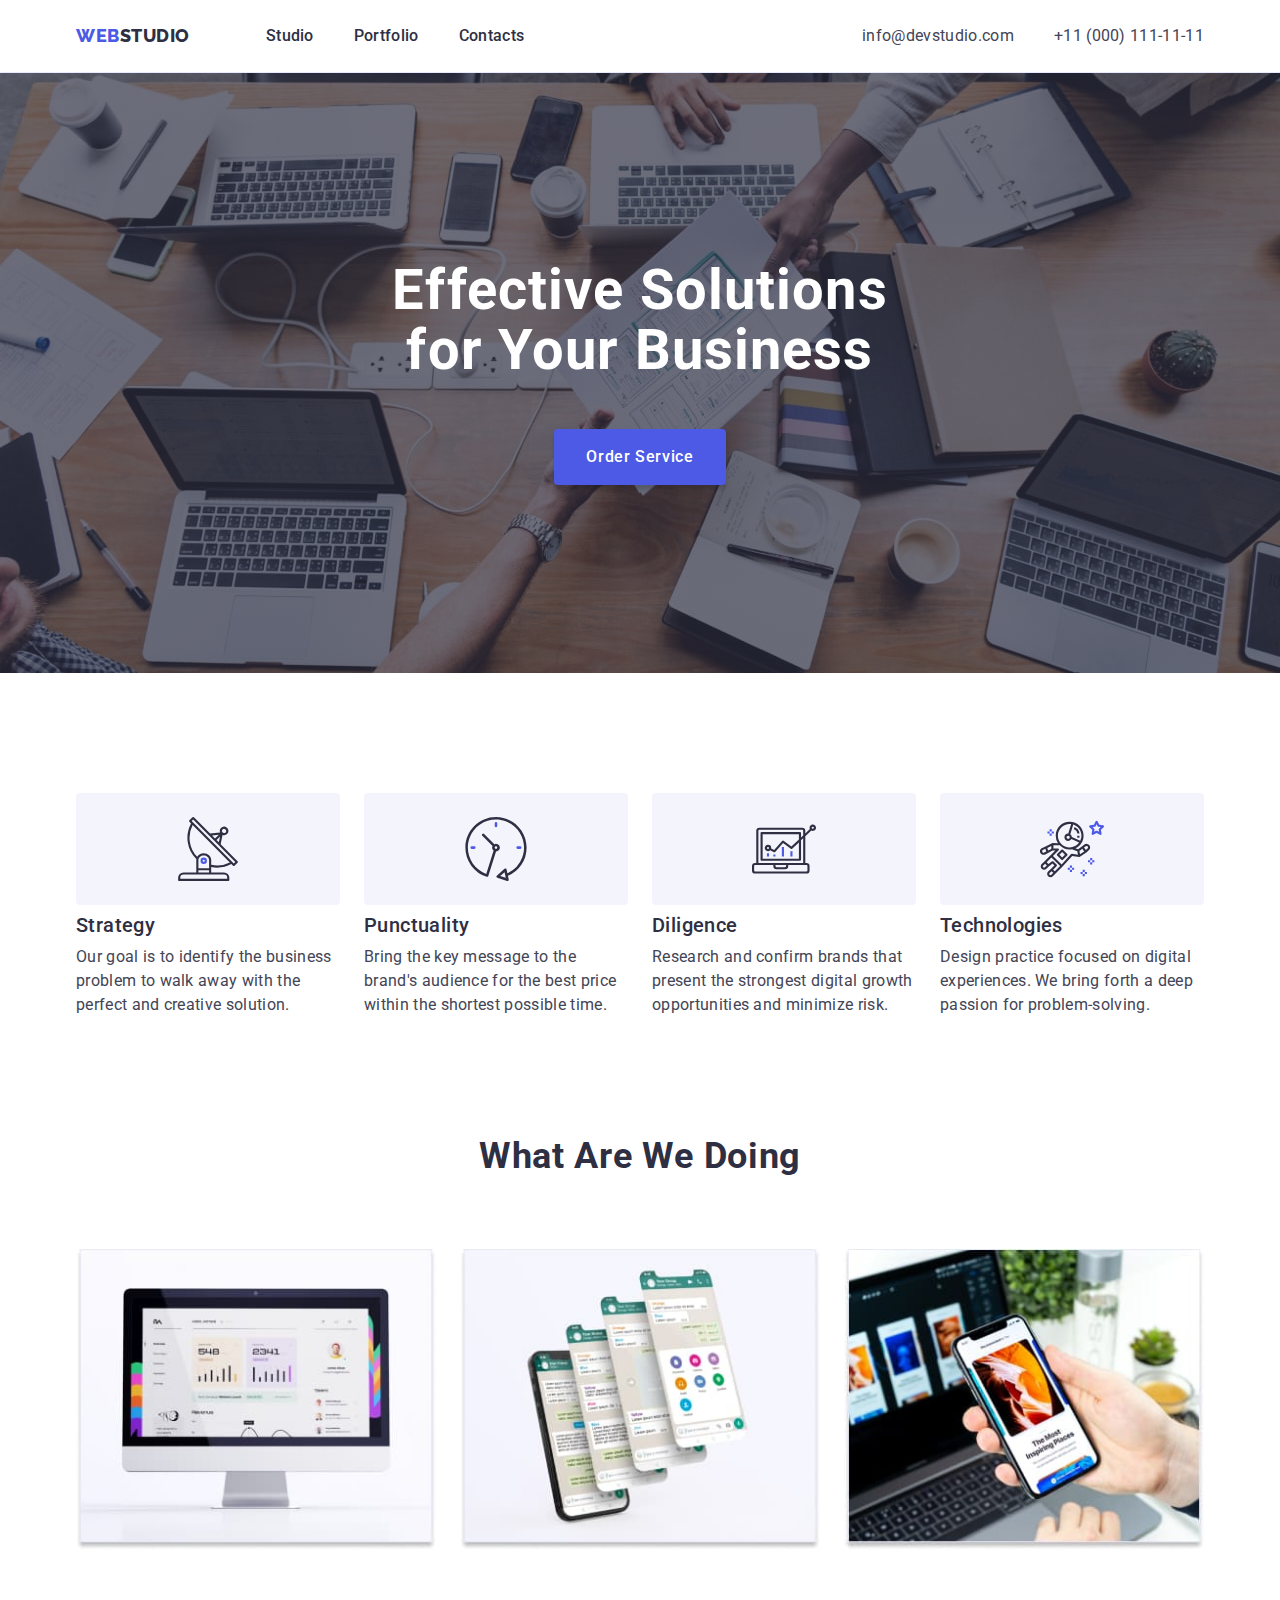
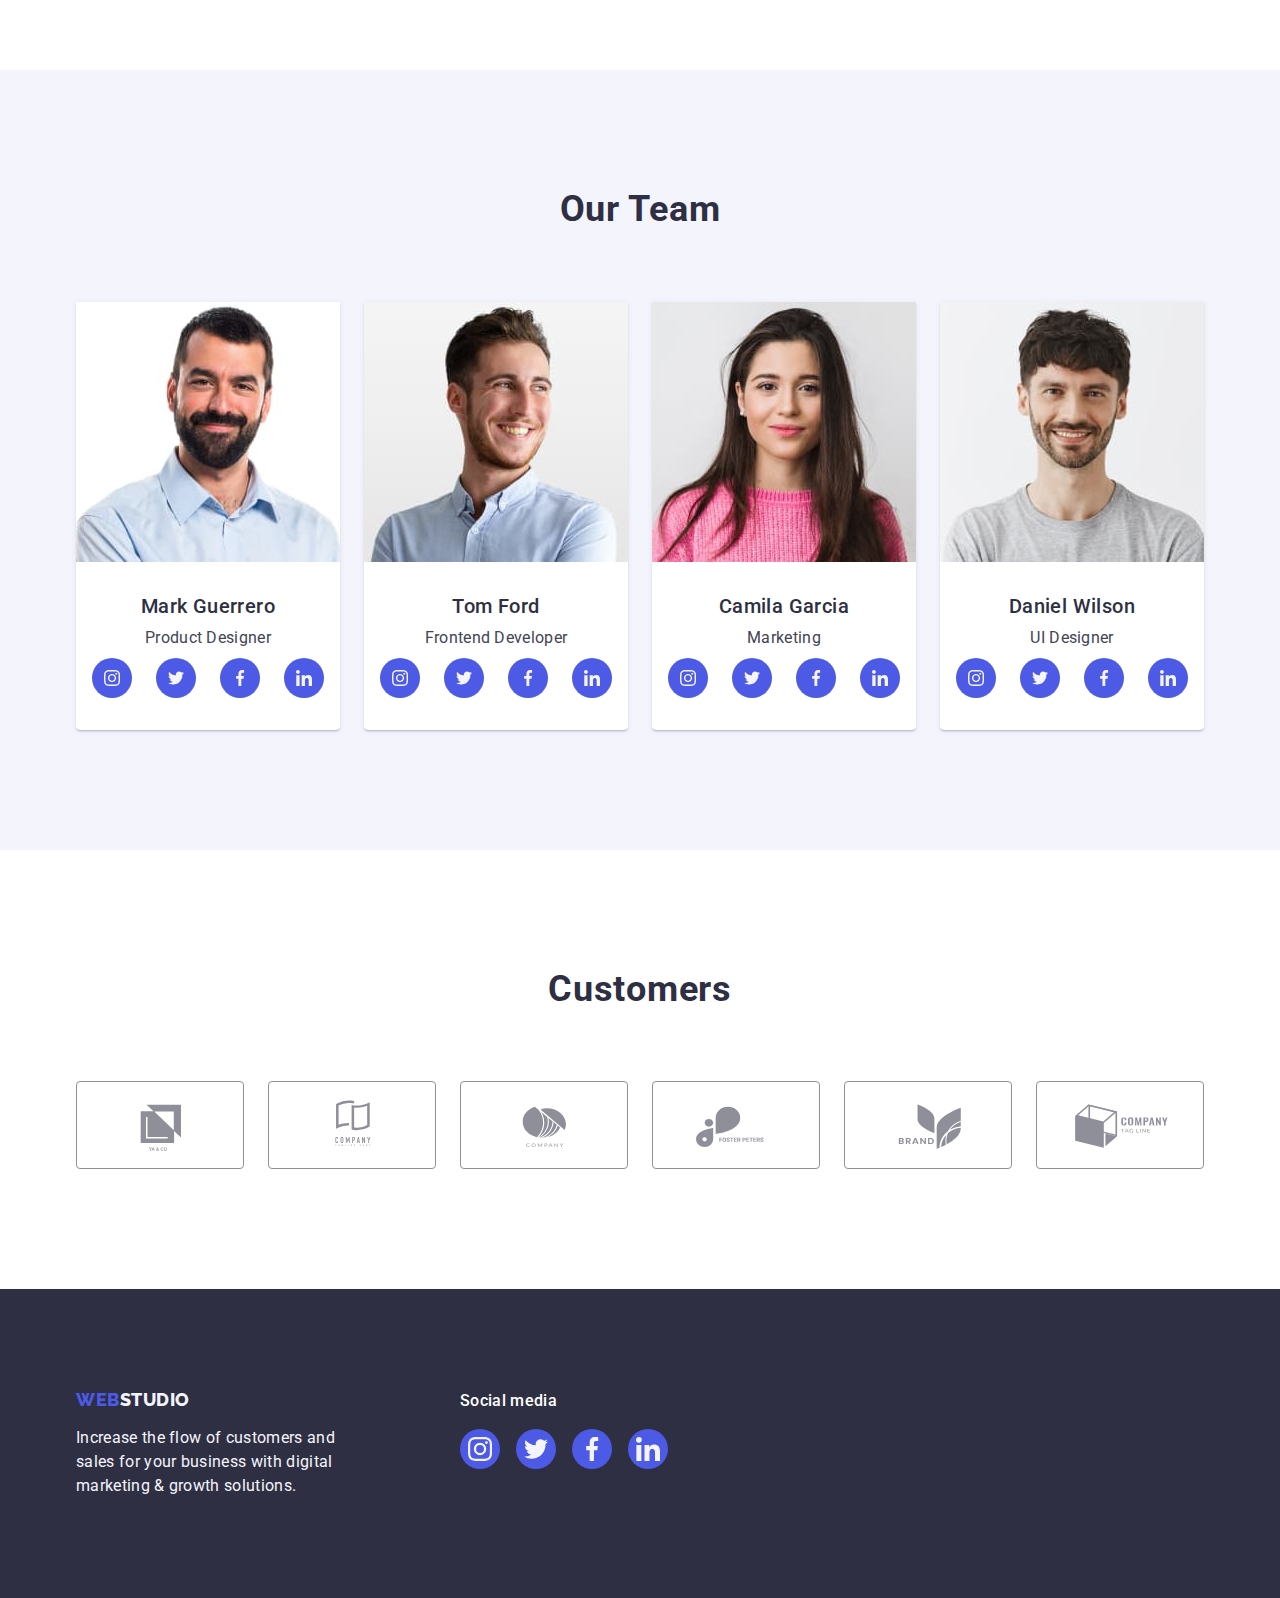
<file: index.html>
<!DOCTYPE html>
<html lang="en">
  <head>
    <meta charset="UTF-8" />
    <meta http-equiv="X-UA-Compatible" content="IE=edge" />
    <meta name="viewport" content="width=device-width, initial-scale=1.0" />
    <title>WebStudio</title>

    <link rel="preconnect" href="https://fonts.googleapis.com" />
    <link rel="preconnect" href="https://fonts.gstatic.com" crossorigin />
    <link
      href="https://fonts.googleapis.com/css2?family=Raleway:wght@800&family=Roboto:wght@400;500;700;900&display=swap"
      rel="stylesheet"
    />
    <!-- Normalize styles -->
    <link
      href="https://cdn.jsdelivr.net/npm/modern-normalize@1.1.0/modern-normalize.min.css"
      rel="stylesheet"
    />

    <link rel="stylesheet" href="./css/styles.css" />
  </head>

  <body>
    <!-- Header page -->
    <header class="header">
      <div class="container header-page">
        <nav class="nav-page">
          <a href="./index.html" class="logo link"
            >Web<span class="logo-dark">Studio</span></a
          >
          <ul class="menu list">
            <li class="item">
              <a href="./index.html" class="menu-header link">Studio</a>
            </li>
            <li class="item">
              <a href="./portfolio.html" class="menu-header link">Portfolio</a>
            </li>
            <li class="item">
              <a href="" class="menu-header link">Contacts</a>
            </li>
          </ul>
        </nav>

        <address class="address">
          <ul class="address list">
            <li class="item">
              <a href="mailto:info@devstudio.com" class="address link"
                >info@devstudio.com</a
              >
            </li>
            <li class="item">
              <a href="tel:+110001111111" class="address link"
                >+11 (000) 111-11-11</a
              >
            </li>
          </ul>
        </address>
      </div>
    </header>

    <main>
      <!-- Section Hero image-->
      <section class="hero">
        <div class="container">
          <h1 class="hero-title">Effective Solutions for Your Business</h1>
          <button type="button" class="hero-btn">Order Service</button>
        </div>
      </section>

      <!-- Section 2  -->
      <section class="section">
        <div class="container">
          <h2 class="section-title visually-hidden">Company features</h2>
          <ul class="feature-list list">
            <li class="functions">
              <div class="functions-ikon">
                <svg class="icon-svg" width="64" height="64">
                  <use href="./images/icon.svg#icon-antenna"></use>
                </svg>
              </div>
              <h3 class="section-heading">Strategy</h3>
              <p class="section-text">
                Our goal is to identify the business problem to walk away with
                the perfect and creative solution.
              </p>
            </li>

            <li class="functions">
              <div class="functions-ikon">
                <svg class="icon-svg" width="64" height="64">
                  <use href="./images/icon.svg#icon-clock"></use>
                </svg>
              </div>
              <h3 class="section-heading">Punctuality</h3>
              <p class="section-text">
                Bring the key message to the brand's audience for the best price
                within the shortest possible time.
              </p>
            </li>

            <li class="functions">
              <div class="functions-ikon">
                <svg class="icon-svg" width="64" height="64">
                  <use href="./images/icon.svg#icon-diagram"></use>
                </svg>
              </div>
              <h3 class="section-heading">Diligence</h3>
              <p class="section-text">
                Research and confirm brands that present the strongest digital
                growth opportunities and minimize risk.
              </p>
            </li>

            <li class="functions">
              <div class="functions-ikon">
                <svg class="icon-svg" width="64" height="64">
                  <use href="./images/icon.svg#icon-astronaut"></use>
                </svg>
              </div>
              <h3 class="section-heading">Technologies</h3>
              <p class="section-text">
                Design practice focused on digital experiences. We bring forth a
                deep passion for problem-solving.
              </p>
            </li>
          </ul>
        </div>
      </section>

      <!-- Section 3 -->
      <section class="section-three">
        <div class="container">
          <h2 class="section-subject">What are we doing</h2>
          <ul class="section-image list">
            <li class="sect-img">
              <img
                class="image link"
                src="./images/hw-01/computer.jpg"
                alt="computer"
                width="360"
                height="300"
              />
            </li>
            <li class="sect-img">
              <img
                class="image link"
                src="./images/hw-01/telephone.jpg"
                alt="telephone"
                width="360"
                height="300"
              />
            </li>
            <li class="sect-img">
              <img
                class="image link"
                src="./images/hw-01/phone_in_hand.jpg"
                alt="phone in hand"
                width="360"
                height="300"
              />
            </li>
          </ul>
        </div>
      </section>

      <!-- Section 4 -->
      <section class="sections-page">
        <div class="container">
          <h2 class="section-title">Our Team</h2>
          <ul class="sections-list list">
            <li class="items">
              <img
                class="img link"
                src="./images/hw-01/Mark_Guerrero.jpg"
                alt="Mark Guerrero"
                width="264"
                height="260"
              />
              <div class="name-position">
                <h3 class="section-heading">Mark Guerrero</h3>
                <p class="section-text-position">Product Designer</p>
                <ul class="social-list list">
                  <li class="social-list-item">
                    <a
                      class="social-link link"
                      href="http://instagram.com"
                      target="_blank"
                      rel="noopener noreferrer"
                      aria-label="Instagram ikon"
                    >
                      <svg class="social-ikon" width="16" height="16">
                        <use href="./images/icon.svg#icon-instagram"></use>
                      </svg>
                    </a>
                  </li>
                  <li class="social-list-item">
                    <a
                      class="social-link link"
                      href="http://twitter.com"
                      target="_blank"
                      rel="noopener noreferrer"
                      aria-label="Twitter ikon"
                    >
                      <svg class="social-ikon" width="16" height="16">
                        <use href="./images/icon.svg#icon-twitter"></use>
                      </svg>
                    </a>
                  </li>
                  <li class="social-list-item">
                    <a
                      class="social-link link"
                      href="http://facebook.com"
                      target="_blank"
                      rel="noopener noreferrer"
                      aria-label="Facebook ikon"
                    >
                      <svg class="social-ikon" width="16" height="16">
                        <use href="./images/icon.svg#icon-facebook"></use>
                      </svg>
                    </a>
                  </li>
                  <li class="social-list-item">
                    <a
                      class="social-link link"
                      href="http://linkedin.com"
                      target="_blank"
                      rel="noopener noreferrer"
                      aria-label="linkedin ikon"
                    >
                      <svg class="social-ikon" width="16" height="16">
                        <use href="./images/icon.svg#icon-linkedin"></use>
                      </svg>
                    </a>
                  </li>
                </ul>
              </div>
            </li>

            <li class="items">
              <img
                class="img link"
                src="./images/hw-01/Tom_Ford.jpg"
                alt="Tom Ford"
                width="264"
                height="260"
              />
              <div class="name-position">
                <h3 class="section-heading">Tom Ford</h3>
                <p class="section-text-position">Frontend Developer</p>
                <ul class="social-list list">
                  <li class="social-list-item">
                    <a
                      class="social-link link"
                      href="http://instagram.com"
                      target="_blank"
                      rel="noopener noreferrer"
                      aria-label="Instagram ikon"
                    >
                      <svg class="social-ikon" width="16" height="16">
                        <use href="./images/icon.svg#icon-instagram"></use>
                      </svg>
                    </a>
                  </li>
                  <li class="social-list-item">
                    <a
                      class="social-link link"
                      href="http://twitter.com"
                      target="_blank"
                      rel="noopener noreferrer"
                      aria-label="Twitter ikon"
                    >
                      <svg class="social-ikon" width="16" height="16">
                        <use href="./images/icon.svg#icon-twitter"></use>
                      </svg>
                    </a>
                  </li>
                  <li class="social-list-item">
                    <a
                      class="social-link link"
                      href="http://facebook.com"
                      target="_blank"
                      rel="noopener noreferrer"
                      aria-label="Facebook ikon"
                    >
                      <svg class="social-ikon" width="16" height="16">
                        <use href="./images/icon.svg#icon-facebook"></use>
                      </svg>
                    </a>
                  </li>
                  <li class="social-list-item">
                    <a
                      class="social-link link"
                      href="http://linkedin.com"
                      target="_blank"
                      rel="noopener noreferrer"
                      aria-label="linkedin ikon"
                    >
                      <svg class="social-ikon" width="16" height="16">
                        <use href="./images/icon.svg#icon-linkedin"></use>
                      </svg>
                    </a>
                  </li>
                </ul>
              </div>
            </li>

            <li class="items">
              <img
                class="img link"
                src="./images/hw-01/Camila_Garcia.jpg"
                alt="Camila Garcia"
                width="264"
                height="260"
              />
              <div class="name-position">
                <h3 class="section-heading">Camila Garcia</h3>
                <p class="section-text-position">Marketing</p>
                <ul class="social-list list">
                  <li class="social-list-item">
                    <a
                      class="social-link link"
                      href="http://instagram.com"
                      target="_blank"
                      rel="noopener noreferrer"
                      aria-label="Instagram ikon"
                    >
                      <svg class="social-ikon" width="16" height="16">
                        <use href="./images/icon.svg#icon-instagram"></use>
                      </svg>
                    </a>
                  </li>
                  <li class="social-list-item">
                    <a
                      class="social-link link"
                      href="http://twitter.com"
                      target="_blank"
                      rel="noopener noreferrer"
                      aria-label="Twitter ikon"
                    >
                      <svg class="social-ikon" width="16" height="16">
                        <use href="./images/icon.svg#icon-twitter"></use>
                      </svg>
                    </a>
                  </li>
                  <li class="social-list-item">
                    <a
                      class="social-link link"
                      href="http://facebook.com"
                      target="_blank"
                      rel="noopener noreferrer"
                      aria-label="Facebook ikon"
                    >
                      <svg class="social-ikon" width="16" height="16">
                        <use href="./images/icon.svg#icon-facebook"></use>
                      </svg>
                    </a>
                  </li>
                  <li class="social-list-item">
                    <a
                      class="social-link link"
                      href="http://linkedin.com"
                      target="_blank"
                      rel="noopener noreferrer"
                      aria-label="linkedin ikon"
                    >
                      <svg class="social-ikon" width="16" height="16">
                        <use href="./images/icon.svg#icon-linkedin"></use>
                      </svg>
                    </a>
                  </li>
                </ul>
              </div>
            </li>

            <li class="items">
              <img
                class="img link"
                src="./images/hw-01/Daniel_Wilson.jpg"
                alt="Daniel Wilson"
                width="264"
                height="260"
              />
              <div class="name-position">
                <h3 class="section-heading">Daniel Wilson</h3>
                <p class="section-text-position">UI Designer</p>
                <ul class="social-list list">
                  <li class="social-list-item">
                    <a
                      class="social-link link"
                      href="http://instagram.com"
                      target="_blank"
                      rel="noopener noreferrer"
                      aria-label="Instagram ikon"
                    >
                      <svg class="social-ikon" width="16" height="16">
                        <use href="./images/icon.svg#icon-instagram"></use>
                      </svg>
                    </a>
                  </li>
                  <li class="social-list-item">
                    <a
                      class="social-link link"
                      href="http://twitter.com"
                      target="_blank"
                      rel="noopener noreferrer"
                      aria-label="Twitter ikon"
                    >
                      <svg class="social-ikon" width="16" height="16">
                        <use href="./images/icon.svg#icon-twitter"></use>
                      </svg>
                    </a>
                  </li>
                  <li class="social-list-item">
                    <a
                      class="social-link link"
                      href="http://facebook.com"
                      target="_blank"
                      rel="noopener noreferrer"
                      aria-label="Facebook ikon"
                    >
                      <svg class="social-ikon" width="16" height="16">
                        <use href="./images/icon.svg#icon-facebook"></use>
                      </svg>
                    </a>
                  </li>
                  <li class="social-list-item">
                    <a
                      class="social-link link"
                      href="http://linkedin.com"
                      target="_blank"
                      rel="noopener noreferrer"
                      aria-label="linkedin ikon"
                    >
                      <svg class="social-ikon" width="16" height="16">
                        <use href="./images/icon.svg#icon-linkedin"></use>
                      </svg>
                    </a>
                  </li>
                </ul>
              </div>
            </li>
          </ul>
        </div>
      </section>

      <!-- Section 5 -->
      <section class="section">
        <div class="container">
          <h2 class="section-title">Customers</h2>

          <ul class="customers-list list">
            <li class="client-item">
              <a href="" class="client-link link">
                <svg class="client-ikon" width="104" height="56">
                  <use href="./images/icon.svg#icon-logo-yc"></use>
                </svg>
              </a>
            </li>

            <li class="client-item">
              <a href="" class="client-link link">
                <svg class="client-ikon" width="104" height="56">
                  <use href="./images/icon.svg#icon-logo-tagline"></use>
                </svg>
              </a>
            </li>

            <li class="client-item">
              <a href="" class="client-link link">
                <svg class="client-ikon" width="104" height="56">
                  <use href="./images/icon.svg#icon-logo-company"></use>
                </svg>
              </a>
            </li>

            <li class="client-item">
              <a href="" class="client-link link">
                <svg class="client-ikon" width="104" height="56">
                  <use href="./images/icon.svg#icon-logo-fp"></use>
                </svg>
              </a>
            </li>

            <li class="client-item">
              <a href="" class="client-link link">
                <svg class="client-ikon" width="104" height="56">
                  <use href="./images/icon.svg#icon-logo-brand"></use>
                </svg>
              </a>
            </li>

            <li class="client-item">
              <a href="" class="client-link link">
                <svg class="client-ikon" width="104" height="56">
                  <use href="./images/icon.svg#icon-logo-taghere"></use>
                </svg>
              </a>
            </li>
          </ul>
        </div>
      </section>
    </main>

    <!-- Footer page -->
    <footer class="footer">
      <div class="container footer-soc-media">
        <div class="footer-list">
          <a href="./index.html" class="footer-logo logo link"
            >Web<span class="logo-light">Studio</span></a
          >
          <p class="footer-text">
            Increase the flow of customers and sales for your business with
            digital marketing & growth solutions.
          </p>
        </div>

        <div class="footer-social-media">
          <p class="footer-text-social">Social media</p>
          <ul class="social-list media-footer list">
            <li class="social-list-item">
              <a
                class="social-link soc-footer link"
                href="http://instagram.com"
                target="_blank"
                rel="noopener noreferrer"
                aria-label="Instagram ikon"
              >
                <svg class="social-ikon" width="24" height="24">
                  <use href="./images/icon.svg#icon-instagram"></use>
                </svg>
              </a>
            </li>
            <li class="social-list-item">
              <a
                class="social-link soc-footer link"
                href="http://twitter.com"
                target="_blank"
                rel="noopener noreferrer"
                aria-label="Twitter ikon"
              >
                <svg class="social-ikon" width="24" height="24">
                  <use href="./images/icon.svg#icon-twitter"></use>
                </svg>
              </a>
            </li>
            <li class="social-list-item">
              <a
                class="social-link soc-footer link"
                href="http://facebook.com"
                target="_blank"
                rel="noopener noreferrer"
                aria-label="Facebook ikon"
              >
                <svg class="social-ikon" width="24" height="24">
                  <use href="./images/icon.svg#icon-facebook"></use>
                </svg>
              </a>
            </li>
            <li class="social-list-item">
              <a
                class="social-link soc-footer link"
                href="http://linkedin.com"
                target="_blank"
                rel="noopener noreferrer"
                aria-label="linkedin ikon"
              >
                <svg class="social-ikon" width="24" height="24">
                  <use href="./images/icon.svg#icon-linkedin"></use>
                </svg>
              </a>
            </li>
          </ul>
        </div>
      </div>
    </footer>
  </body>
</html>
</file>
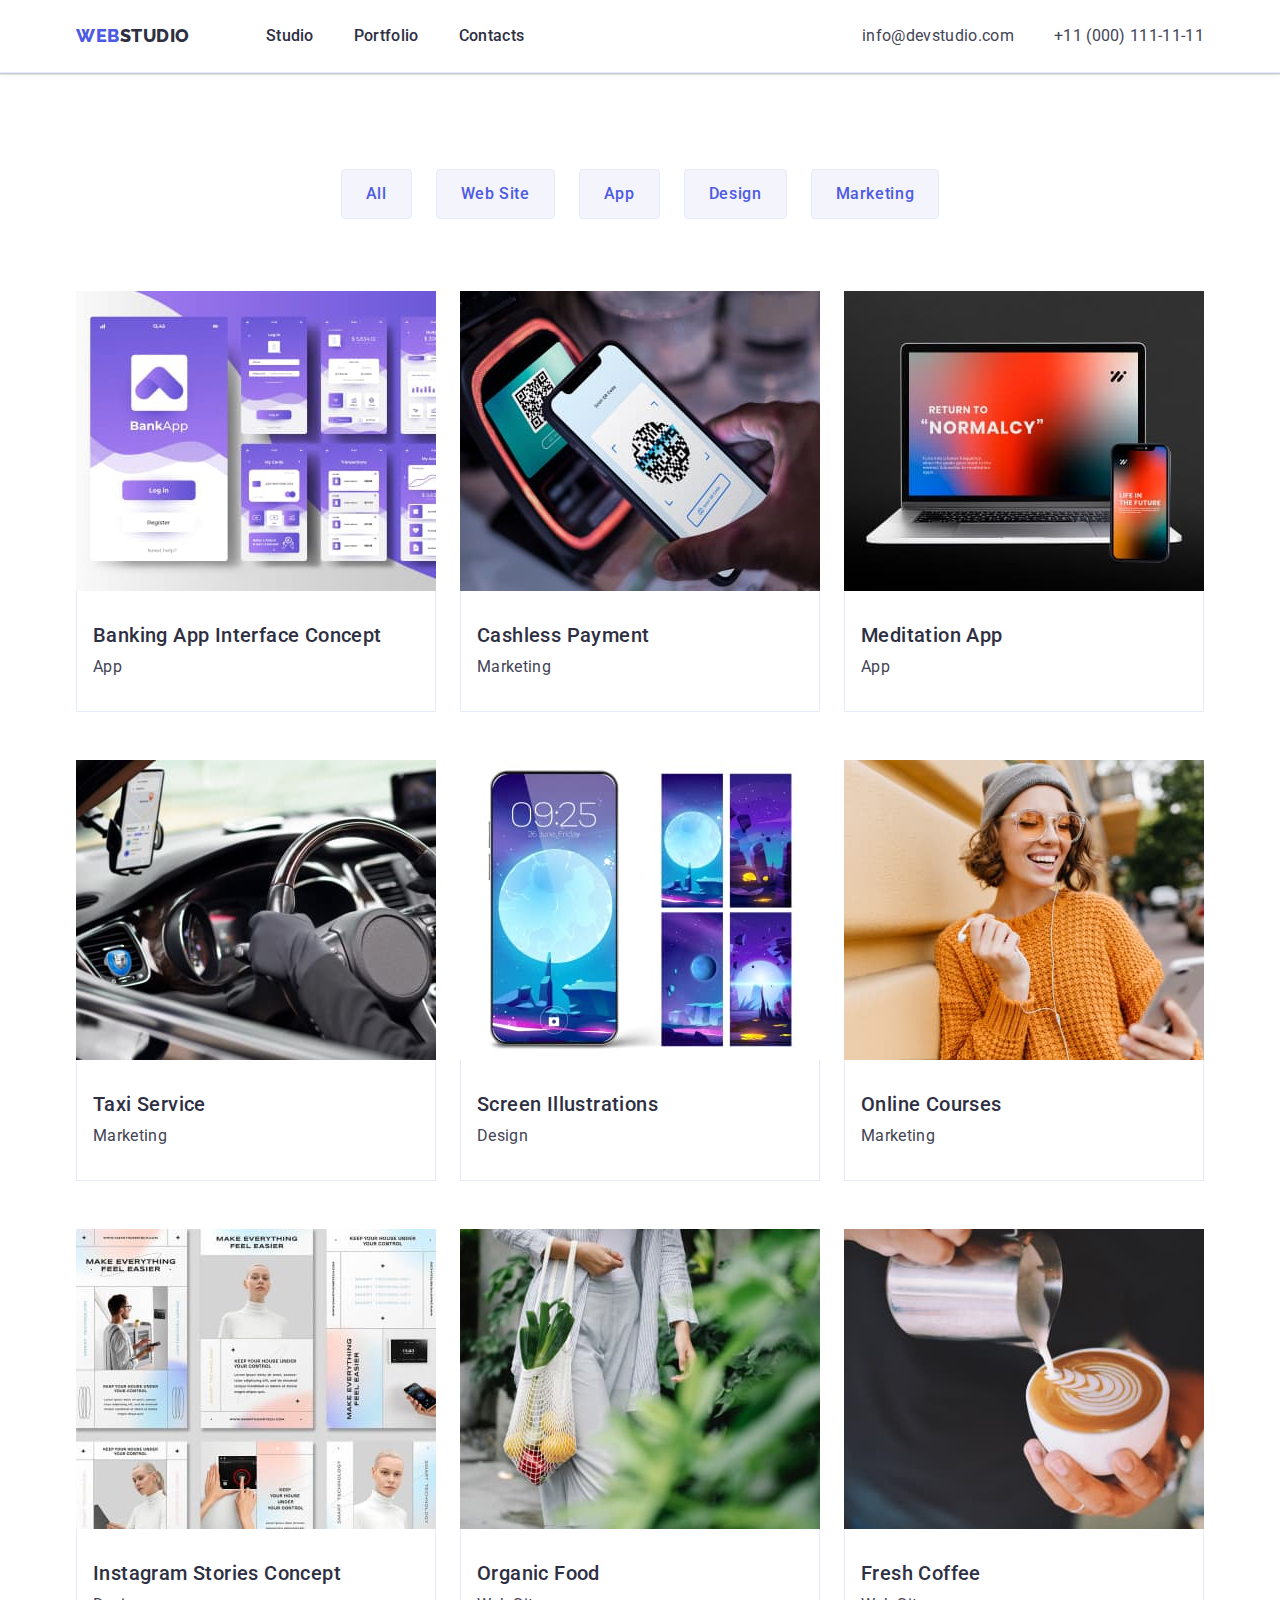
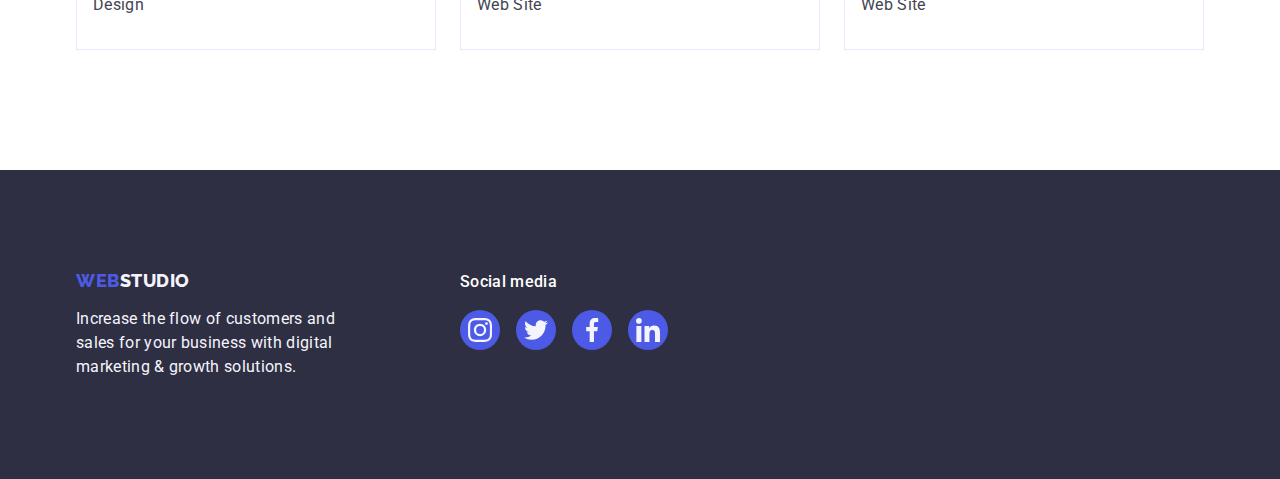
<file: portfolio.html>
<!DOCTYPE html>
<html lang="en">
  <head>
    <meta charset="UTF-8" />
    <meta http-equiv="X-UA-Compatible" content="IE=edge" />
    <meta name="viewport" content="width=device-width, initial-scale=1.0" />
    <title>WebStudio</title>

    <link rel="preconnect" href="https://fonts.googleapis.com" />
    <link rel="preconnect" href="https://fonts.gstatic.com" crossorigin />
    <link
      href="https://fonts.googleapis.com/css2?family=Raleway:wght@800&family=Roboto:wght@400;500;700;900&display=swap"
      rel="stylesheet"
    />
    <!-- Normalize styles -->
    <link
      href="https://cdn.jsdelivr.net/npm/modern-normalize@1.1.0/modern-normalize.min.css"
      rel="stylesheet"
    />

    <link rel="stylesheet" href="./css/styles.css" />
  </head>

  <body>
    <!--Header portfolio-->
    <header class="header">
      <div class="container header-page">
        <nav class="nav-page">
          <a href="./index.html" class="logo link"
            >Web<span class="logo-dark">Studio</span></a
          >
          <ul class="menu list">
            <li class="item">
              <a href="./index.html" class="menu-header link">Studio</a>
            </li>
            <li class="item">
              <a href="./portfolio.html" class="menu-header link">Portfolio</a>
            </li>
            <li class="item">
              <a href="" class="menu-header link">Contacts</a>
            </li>
          </ul>
        </nav>

        <address class="address">
          <ul class="address list">
            <li class="item">
              <a href="mailto:info@devstudio.com" class="address link"
                >info@devstudio.com</a
              >
            </li>
            <li class="item">
              <a href="tel:+110001111111" class="address link"
                >+11 (000) 111-11-11</a
              >
            </li>
          </ul>
        </address>
      </div>
    </header>

    <main>
      <section class="section-portfolio">
        <div class="container">
          <h1 class="headline visually-hidden">Portfolio</h1>
          <!--Filters-->
          <ul class="btn-navigation list">
            <li><button type="button" class="btn">All</button></li>
            <li><button type="button" class="btn">Web Site</button></li>
            <li><button type="button" class="btn">App</button></li>
            <li><button type="button" class="btn">Design</button></li>
            <li><button type="button" class="btn">Marketing</button></li>
          </ul>
          <ul class="card-set list">
            <!--Row1-->
            <li class="card-set-item">
              <a href="" class="card-set-link link">
                <img
                  class="image"
                  src="./images/hw-02/bahk-app.jpg"
                  alt="banking app interface concept"
                  width="360"
                />
                <div class="card-content">
                  <h2 class="section-heading text">
                    Banking App Interface Concept
                  </h2>
                  <p class="section-text">App</p>
                </div>
              </a>
            </li>

            <li class="card-set-item">
              <a href="" class="card-set-link link">
                <img
                  class="image"
                  src="./images/hw-02/payment.jpg"
                  alt="cashless payment"
                  width="360"
                  height="300"
                />
                <div class="card-content">
                  <h2 class="section-heading text">Cashless Payment</h2>
                  <p class="section-text">Marketing</p>
                </div>
              </a>
            </li>

            <li class="card-set-item">
              <a href="" class="card-set-link link">
                <img
                  class="image"
                  src="./images/hw-02/meditation-app.jpg"
                  alt="meditation app"
                  width="360"
                  height="300"
                />
                <div class="card-content">
                  <h2 class="section-heading text">Meditation App</h2>
                  <p class="section-text">App</p>
                </div>
              </a>
            </li>
            <!--Row2-->
            <li class="card-set-item">
              <a href="" class="card-set-link link">
                <img
                  class="image"
                  src="./images/hw-02/taxi-service.jpg"
                  alt="taxi service"
                  width="360"
                  height="300"
                />
                <div class="card-content">
                  <h2 class="section-heading text">Taxi Service</h2>
                  <p class="section-text">Marketing</p>
                </div>
              </a>
            </li>
            <li class="card-set-item">
              <a href="" class="card-set-link link">
                <img
                  class="image link"
                  src="./images/hw-02/screen-illustrations.jpg"
                  alt="screen illustrations"
                  width="360"
                  height="300"
                />
                <div class="card-content">
                  <h2 class="section-heading text">Screen Illustrations</h2>
                  <p class="section-text">Design</p>
                </div>
              </a>
            </li>

            <li class="card-set-item">
              <a href="" class="card-set-link link">
                <img
                  class="image"
                  src="./images/hw-02/online-courses.jpg"
                  alt="online courses"
                  width="360"
                  height="300"
                />
                <div class="card-content">
                  <h2 class="section-heading text">Online Courses</h2>
                  <p class="section-text">Marketing</p>
                </div>
              </a>
            </li>
            <!--Row3-->
            <li class="card-set-item">
              <a href="" class="card-set-link link">
                <img
                  class="image"
                  src="./images/hw-02/instagram-concept.jpg"
                  alt="instagram stories concept"
                  width="360"
                  height="300"
                />
                <div class="card-content">
                  <h2 class="section-heading text">
                    Instagram Stories Concept
                  </h2>
                  <p class="section-text">Design</p>
                </div>
              </a>
            </li>
            <li class="card-set-item">
              <a href="" class="card-set-link link">
                <img
                  class="image"
                  src="./images/hw-02/organic-food.jpg"
                  alt="organic food"
                  width="360"
                  height="300"
                />
                <div class="card-content">
                  <h2 class="section-heading text">Organic Food</h2>
                  <p class="section-text">Web Site</p>
                </div>
              </a>
            </li>
            <li class="card-set-item">
              <a href="" class="card-set-link link">
                <img
                  class="image link"
                  src="./images/hw-02/fresh-coffee.jpg"
                  alt="fresh coffee"
                  width="360"
                  height="300"
                />
                <div class="card-content">
                  <h2 class="section-heading text">Fresh Coffee</h2>
                  <p class="section-text">Web Site</p>
                </div>
              </a>
            </li>
          </ul>
        </div>
      </section>
    </main>

    <!--Footer portfolio-->
    <footer class="footer">
      <div class="container footer-soc-media">
        <div class="footer-list">
          <a href="./index.html" class="footer-logo logo link"
            >Web<span class="logo-light">Studio</span></a
          >
          <p class="footer-text">
            Increase the flow of customers and sales for your business with
            digital marketing & growth solutions.
          </p>
        </div>

        <div class="footer-social-media">
          <p class="footer-text-social">Social media</p>
          <ul class="social-list media-footer list">
            <li class="social-list-item">
              <a
                class="social-link soc-footer link"
                href="http://instagram.com"
                target="_blank"
                rel="noopener noreferrer"
                aria-label="Instagram ikon"
              >
                <svg class="social-ikon" width="24" height="24">
                  <use href="./images/icon.svg#icon-instagram"></use>
                </svg>
              </a>
            </li>
            <li class="social-list-item">
              <a
                class="social-link soc-footer link"
                href="http://twitter.com"
                target="_blank"
                rel="noopener noreferrer"
                aria-label="Twitter ikon"
              >
                <svg class="social-ikon" width="24" height="24">
                  <use href="./images/icon.svg#icon-twitter"></use>
                </svg>
              </a>
            </li>
            <li class="social-list-item">
              <a
                class="social-link soc-footer link"
                href="http://facebook.com"
                target="_blank"
                rel="noopener noreferrer"
                aria-label="Facebook ikon"
              >
                <svg class="social-ikon" width="24" height="24">
                  <use href="./images/icon.svg#icon-facebook"></use>
                </svg>
              </a>
            </li>
            <li class="social-list-item">
              <a
                class="social-link soc-footer link"
                href="http://linkedin.com"
                target="_blank"
                rel="noopener noreferrer"
                aria-label="linkedin ikon"
              >
                <svg class="social-ikon" width="24" height="24">
                  <use href="./images/icon.svg#icon-linkedin"></use>
                </svg>
              </a>
            </li>
          </ul>
        </div>
      </div>
    </footer>
  </body>
</html>
</file>
<file: css/styles.css>
:root {
  /**
    |============================
    | Color text
    |============================
  */
  /* SLATE */
  --main-color-text: #434455;
  /* NAVY BLUE */
  --title-text-color: #2e2f42;
  /* IRIS */
  --btn-color: #4d5ae5;
  /* CLOUD */
  --footer-text: #f4f4fd;
  /* Withe */
  --withe-text-color: #ffffff;
  /**
  
    |============================
    | Color background
    |============================
  */
  /* Основний фон */
  --withe-color: #ffffff;
  /* NAVY BLUE */
  --bgr-navy-blue: #2e2f42;
  /* CLOUD */
  --bgr-cloud: #f4f4fd;
  /* IRIS */
  --bgr-btn-color: #4d5ae5;
  /* OCEAN - стан при натисненні*/
  --pressed-state-color: #404bbf;
  /* Колір лініі в хедері cornflower */
  --cornflower: #e7e9fc;
  /* LIGHT SLATE */
  --light-slate: #8e8f99;
  /* GREEN */
  --green: #31d0aa;
  /**
    |============================
    | Others
    |============================
  */
  --indent: 24px;
  --indent-b: 48px;
  --items: 3;
  --items-b: 4;
  --items-c: 6;
}

body {
  /* text */
  font-family: "Roboto", sans-serif;
  font-weight: 400;
  font-size: 16px;
  line-height: 1.5;
  letter-spacing: 0.02em;
  /* color */
  background-color: var(--withe-color);
  color: var(--main-color-text);
}
/* reset start */
h1,
h2,
h3,
h4,
h5,
h6,
p {
  margin: 0;
}
/* Скидання заданих стандартних выдступів для картинок */
img {
  display: block;
  max-width: 100%;
  height: auto;
}
/* Прибирання підчеркування*/
.link {
  text-decoration: none;
}
/* Прибирання точок */
.list {
  margin: 0;
  padding: 0;
  list-style: none;
}
/* Приховувуємо елемент */
.visually-hidden {
  position: absolute;
  width: 1px;
  height: 1px;
  margin: -1px;
  border: 0;
  padding: 0;

  white-space: nowrap;
  clip-path: inset(100%);
  clip: rect(0 0 0 0);
  overflow: hidden;
}
/* reset end */
.container {
  width: 1158px;
  padding-left: 15px;
  padding-right: 15px;
  margin-left: auto;
  margin-right: auto;
}
.section {
  padding-top: 120px;
  padding-bottom: 120px;
}
/**
  |============ ================
  | Header Logo
  |============================
*/
.header {
  border-bottom: 1px solid var(--cornflower);
  box-shadow: 0px 2px 1px rgba(46, 47, 66, 0.08),
    0px 1px 1px rgba(46, 47, 66, 0.16), 0px 1px 6px rgba(46, 47, 66, 0.08);
}
.header-page {
  display: flex;
  align-items: center;
}
.nav-page {
  display: flex;
  margin-right: auto;
  align-items: center;
}

.logo {
  padding-top: 24px;
  padding-bottom: 24px;
  margin-right: 76px;

  font-family: "Raleway", sans-serif;
  font-weight: 800;
  font-size: 18px;
  line-height: 1.17;
  letter-spacing: 0.03em;
  text-transform: uppercase;

  color: var(--btn-color);
}

.logo-dark {
  color: var(--title-text-color);
}
.logo-light {
  color: var(--footer-text);
}
/**
  |============================
  | Header Menu
  |============================
*/
.menu {
  display: flex;
  gap: 40px;
}
/* Можна так задати
.menu .item:not(:last-child) {
  margin-right: 40px;
} */
.menu-header {
  font-weight: 500;
  font-size: 16px;
  line-height: 1.5;
  letter-spacing: 0.02em;

  color: var(--title-text-color);
}

.menu .link {
  display: block;
  padding-top: 24px;
  padding-bottom: 24px;
}

.menu .link:hover,
.menu .link:focus {
  color: var(--pressed-state-color);
}
/**
  |============================
  | Header address 
  |============================
*/
/* Прибирання курсиву */
.address {
  font-style: normal;
}
.address.list {
  display: flex;
  gap: 40px;
}

.address .link {
  display: block;
  padding-top: 24px;
  padding-bottom: 24px;

  color: var(--main-color-text);
}
.list .link:hover,
.list .link:focus {
  color: var(--pressed-state-color);
}
/**
  |============================
  | Section hero  index.html
  |============================
*/
.hero {
  padding: 188px 0;

  max-width: 1440px;
  height: 600px;
  margin-left: auto;
  margin-right: auto;

  background-image: linear-gradient(
      rgba(46, 47, 66, 0.7),
      rgba(46, 47, 66, 0.7)
    ),
    url("../images/hw-04/people-office.jpg");
  background-position: center;
  background-repeat: no-repeat;
  background-size: cover;
  background-color: var(--bgr-navy-blue);
}

.hero-title {
  margin: auto;
  margin-bottom: 48px;
  max-width: 496px;

  font-size: 56px;
  line-height: 1.07;
  letter-spacing: 0.02em;
  text-align: center;

  color: var(--withe-text-color);
}

.hero-btn {
  display: block;
  margin: auto;
  min-width: 169px;
  height: 56px;
  padding: 16px 32px;
  border: none;
  border-radius: 4px;
  box-shadow: 0px 4px 4px rgba(0, 0, 0, 0.15);

  font-family: inherit;
  font-weight: 500;
  font-size: 16px;
  line-height: 1.5;
  letter-spacing: 0.04em;
  cursor: pointer;

  background-color: var(--bgr-btn-color);
  color: var(--withe-text-color);
}

.hero-btn:hover,
.hero-btn:focus {
  background-color: var(--pressed-state-color);
}
/**
  |============================
  | Section 2 index.html
  |============================
*/
.feature-list {
  display: flex;
  gap: var(--indent);
}
.functions {
  width: calc((100% - (var(--indent) * (var(--items-b) - 1))) / var(--items-b));
}
.functions-ikon {
  display: flex;
  content: "";
  height: 112px;
  margin-bottom: 8px;

  justify-content: center;
  align-items: center;

  background-size: contain;
  background-repeat: no-repeat;
  background-position: center;
  background-color: var(--bgr-cloud);
  border-radius: 4px;
}

.section-heading {
  margin-bottom: 8px;

  font-weight: 500;
  font-size: 20px;
  line-height: 1.2;
  letter-spacing: 0.02em;

  color: var(--title-text-color);
}
/**
  |============================
  | Section 3 index.html
  |============================
*/
.section-three {
  padding-bottom: 120px;
}
.section-subject {
  margin-bottom: 72px;

  font-size: 36px;
  line-height: 1.11;
  text-align: center;
  letter-spacing: 0.02em;
  text-transform: capitalize;

  color: var(--title-text-color);
}
.section-image {
  display: flex;
  gap: var(--indent);
}
/**
  |============================
  | Section 4 index.html
  |============================
*/
.sections-page {
  padding-top: 120px;
  padding-bottom: 120px;

  background-color: var(--bgr-cloud);
}
.section-title {
  margin-bottom: 72px;

  font-size: 36px;
  line-height: 1.1;
  /* line-height: 1.11; */
  text-align: center;
  letter-spacing: 0.02em;
  text-transform: capitalize;

  color: var(--title-text-color);
}
.sections-list {
  display: flex;
  gap: var(--indent);

  text-align: center;
}
.items {
  background-color: var(--withe-color);
  border-radius: 0px 0px 4px 4px;
  box-shadow: 0px 1px 6px rgba(46, 47, 66, 0.08),
    0px 1px 1px rgba(46, 47, 66, 0.16), 0px 2px 1px rgba(46, 47, 66, 0.08);
}
.name-position {
  padding: 32px 0;
}

.section-text-position {
  margin-bottom: 8px;
}

/* ------Ikon------ */
.social-list {
  display: flex;
  justify-content: center;

  gap: var(--indent);
}

.social-list-item {
  width: 40px;
  height: 40px;
}
.social-link {
  display: flex;
  justify-content: center;
  align-items: center;
  width: 100%;
  height: 100%;

  background-color: var(--bgr-btn-color);
  border-radius: 50%;
}
.social-link:hover,
.social-link:focus {
  background-color: var(--pressed-state-color);
}
.social-ikon {
  fill: var(--footer-text);
}

/**
  |============================
  |    Section 5 
  |============================
*/
.customers-list {
  display: flex;
  justify-content: center;

  gap: var(--indent);
}

.client-item {
  width: calc((100% - (var(--indent) * (var(--items-c) - 1))) / var(--items-c));
  height: 88px;
}

.client-link {
  display: flex;
  justify-content: center;
  align-items: center;

  width: 100%;
  height: 100%;

  border: 1px solid var(--light-slate);
  border-radius: 4px;

  color: var(--light-slate);
}

.client-link:hover,
.client-link:focus {
  border-color: var(--pressed-state-color);
}
.client-ikon {
  fill: currentColor;
}

/**
  |============================
  | Section portfolio.html
  |============================
*/
.section-portfolio {
  padding-top: 96px;
  padding-bottom: 120px;
}

.btn-navigation {
  display: flex;
  margin-bottom: 72px;
  justify-content: center;
  gap: var(--indent);
}
.btn {
  padding: 12px 24px;
  border: 1px solid var(--cornflower);
  border-radius: 4px;

  font-family: inherit;
  font-weight: 500;
  font-size: 16px;
  line-height: 1.5;
  text-align: center;
  letter-spacing: 0.04em;
  cursor: pointer;

  background-color: var(--bgr-cloud);
  color: var(--btn-color);
}
.btn:hover,
.btn:focus {
  border: 1px solid transparent;
  box-shadow: 0px 3px 1px rgba(0, 0, 0, 0.1), 0px 2px 1px rgba(0, 0, 0, 0.08),
    0px 2px 2px rgba(0, 0, 0, 0.12);

  background-color: var(--pressed-state-color);
  color: var(--withe-text-color);
}

/**
  |============================
  | Card set
  |============================
*/
.card-set {
  display: flex;
  flex-wrap: wrap;
  gap: var(--indent-b) var(--indent);
}

.card-set-item {
  width: calc((100% - (var(--indent) * (var(--items) - 1))) / var(--items));
}
.card-set-link {
  display: block;
}
.card-set-link:hover,
.card-set-link:focus {
  box-shadow: 0px 1px 6px rgba(46, 47, 66, 0.08),
    0px 1px 1px rgba(46, 47, 66, 0.16), 0px 2px 1px rgba(46, 47, 66, 0.08);
}

.section-text {
  color: var(--main-color-text);
}
.card-content {
  padding: 32px 16px;
  border: 1px solid var(--cornflower);
  border-top: none;
}
/**
  |============================
  | Footer
  |============================
*/
.footer {
  padding-top: 100px;
  padding-bottom: 100px;

  background-color: var(--bgr-navy-blue);
}

.footer-soc-media {
  display: flex;
  align-items: baseline;
}

.footer-list {
  margin-right: 120px;
}
.footer-logo {
  display: inline-block;
  margin-right: 0;
  padding: 0;
  margin-bottom: 16px;
}

.footer-text {
  max-width: 264px;

  color: var(--footer-text);
}

.footer-social-media {
  display: flex;
  flex-wrap: wrap;
  flex-direction: column;
}
.social-list.media-footer {
  gap: 16px;
}

.footer-text-social {
  margin-bottom: 16px;

  font-weight: 500;
  font-size: 16px;
  line-height: 1.5;
  letter-spacing: 0.02em;

  color: var(--withe-text-color);
}

.social-link.soc-footer:hover,
.social-link.soc-footer:focus {
  background-color: var(--green);
}
</file>
